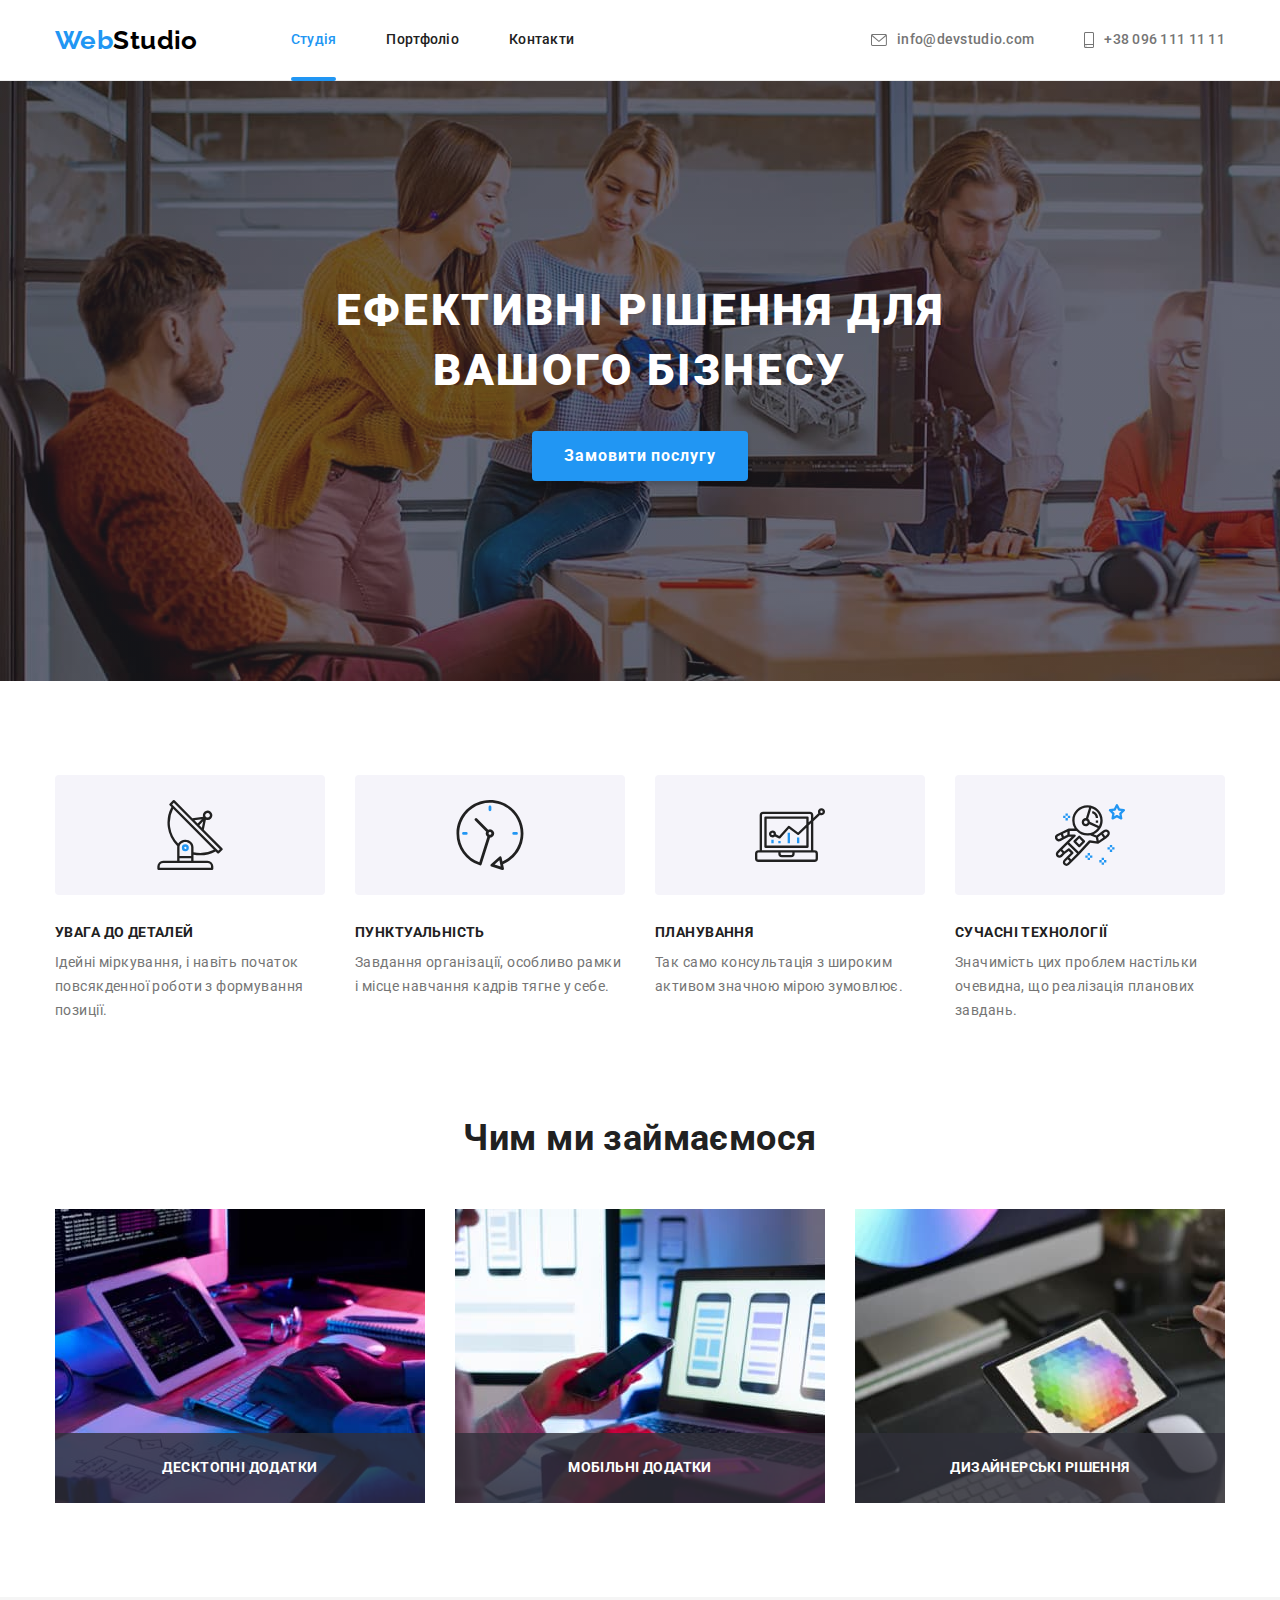
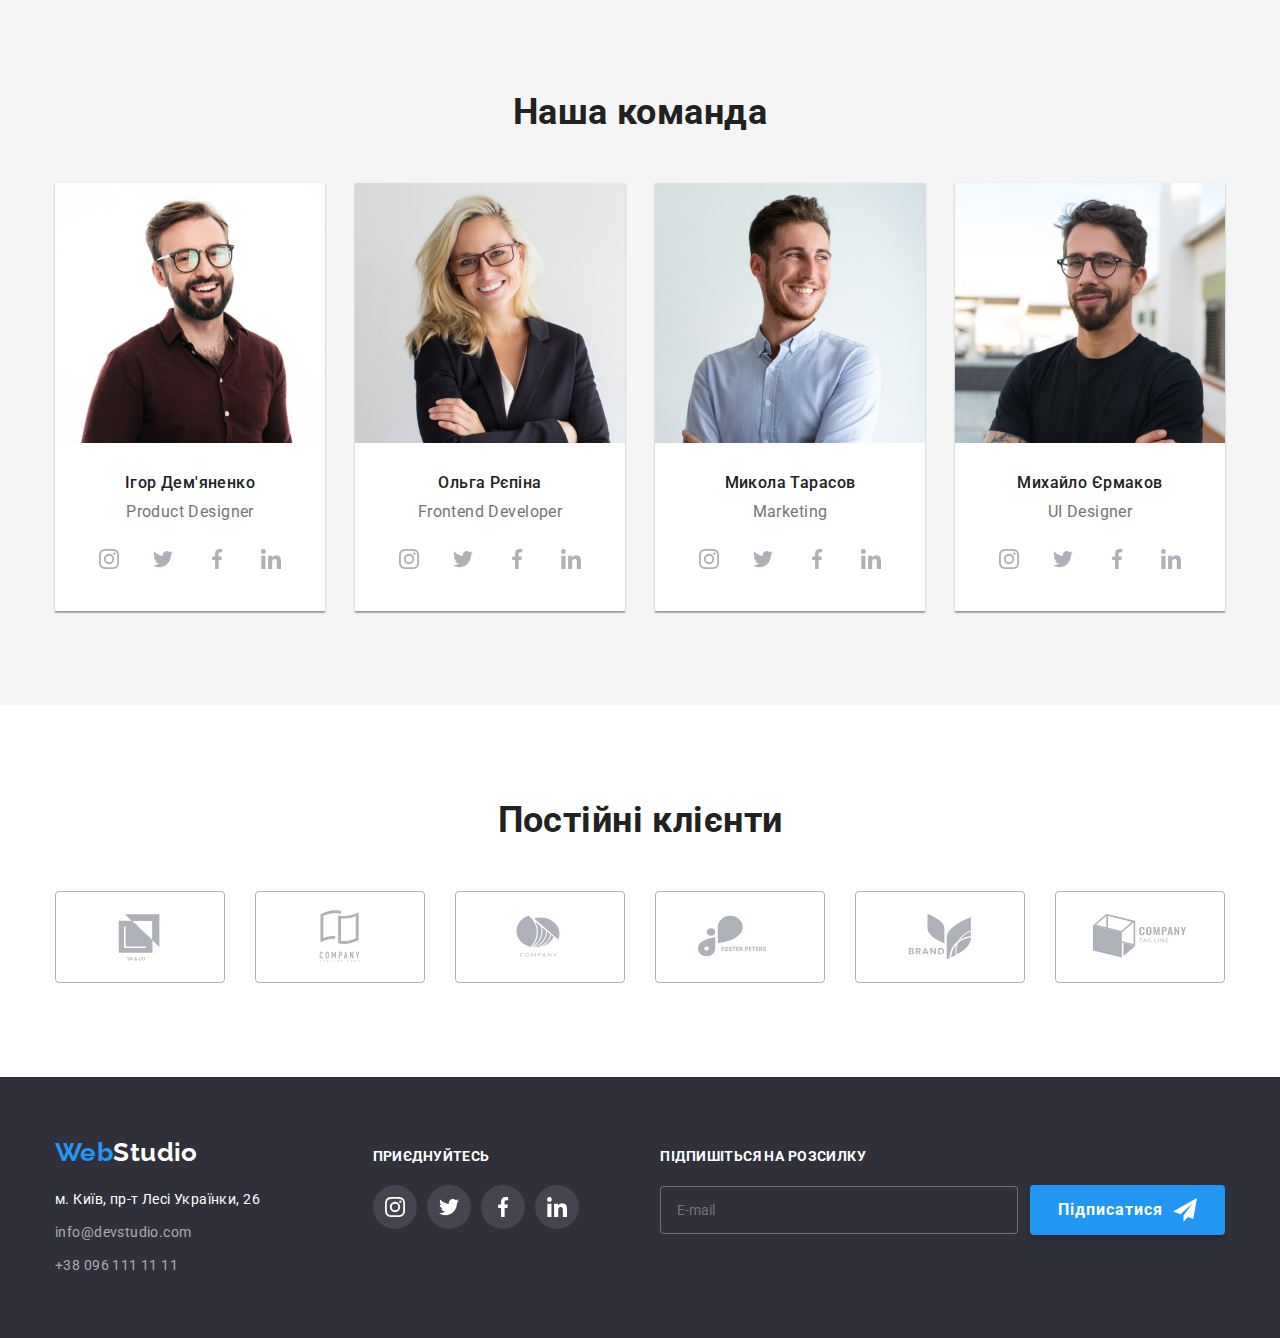
<file: index.html>
<!DOCTYPE html>
<html lang="uk">
  <head>
    <meta charset="UTF-8" />
    <meta http-equiv="X-UA-Compatible" content="IE=edge" />
    <meta name="viewport" content="width=device-width, initial-scale=1.0" />
    <title>Lesson1</title>
    <link rel="preconnect" href="https://fonts.googleapis.com" />
    <link rel="preconnect" href="https://fonts.gstatic.com" crossorigin />
    <link
      href="https://fonts.googleapis.com/css2?family=Raleway:wght@700&family=Roboto:wght@400;500;700;900&display=swap"
      rel="stylesheet"
    />
    <link
      rel="stylesheet"
      href="https://cdnjs.cloudflare.com/ajax/libs/modern-normalize/1.1.0/modern-normalize.min.css"
    />
    <link rel="stylesheet" href="./css/main.min.css" />
  </head>
  <body>
    <header class="header">
      <div class="container header__container">
        <nav class="header__nav">
          <a class="logo" href="/"
            >Web<span class="logo--black">Studio</span></a
          >
          <ul class="header__menu">
            <li class="header__link-wrapper">
              <a href="./index.html" class="header__link header__link--active"
                >Студія</a
              >
            </li>
            <li>
              <a href="./portfolio.html" class="header__link">Портфоліо</a>
            </li>
            <li>
              <a href="" class="header__link">Контакти</a>
            </li>
          </ul>
        </nav>

        <ul class="header__contact">
          <li>
            <a href="mailto:info@devstudio.com" class="header__contact-link">
              <svg class="header__icon" width="16" height="12">
                <use href="./images/icons.svg#icon-envelope"></use>
              </svg>
              info@devstudio.com
            </a>
          </li>
          <li>
            <a href="tel:+380961111111" class="header__contact-link">
              <svg class="header__icon" width="10" height="16">
                <use href="./images/icons.svg#icon-smartphone"></use>
              </svg>
              +38 096 111 11 11</a
            >
          </li>
        </ul>
      </div>
    </header>
    <main>
      <section class="hero section">
        <div class="container">
          <h1 class="hero__title">Ефективні рішення для вашого бізнесу</h1>
          <button data-modal-open type="button" class="button">
            Замовити послугу
          </button>
        </div>
      </section>

      <section class="features section">
        <div class="container">
          <h2 class="visually-hidden">Наші переваги</h2>
          <ul class="features__flex">
            <li>
              <div class="features__img">
                <svg width="70" height="70">
                  <use href="./images/icons.svg#icon-antenna"></use>
                </svg>
              </div>
              <h3 class="features__title">Увага до деталей</h3>
              <p class="features__text">
                Ідейні міркування, і навіть початок повсякденної роботи з
                формування позиції.
              </p>
            </li>
            <li>
              <div class="features__img">
                <svg width="70" height="70">
                  <use href="./images/icons.svg#icon-clock"></use>
                </svg>
              </div>
              <h3 class="features__title">Пунктуальність</h3>
              <p class="features__text">
                Завдання організації, особливо рамки і місце навчання кадрів
                тягне у себе.
              </p>
            </li>
            <li>
              <div class="features__img">
                <svg width="70" height="70">
                  <use href="./images/icons.svg#icon-diagram"></use>
                </svg>
              </div>
              <h3 class="features__title">Планування</h3>
              <p class="features__text">
                Так само консультація з широким активом значною мірою зумовлює.
              </p>
            </li>
            <li>
              <div class="features__img">
                <svg width="70" height="70">
                  <use href="./images/icons.svg#icon-astronaut"></use>
                </svg>
              </div>
              <h3 class="features__title">Сучасні технології</h3>
              <p class="features__text">
                Значимість цих проблем настільки очевидна, що реалізація
                планових завдань.
              </p>
            </li>
          </ul>
        </div>
      </section>

      <section class="services section">
        <div class="container">
          <h2 class="services__title">Чим ми займаємося</h2>
          <ul class="services__flex">
            <li>
              <div class="services__thumb">
                <img
                  class="services__foto"
                  src="./images/desctop.jpg"
                  alt="Десктопні додатки"
                  width="370"
                  height="294"
                />
                <p class="services__text">Десктопні додатки</p>
              </div>
            </li>
            <li>
              <div class="services__thumb">
                <img
                  class="services__foto"
                  src="./images/mobile.jpg"
                  alt="Мобільні додатки"
                  width="370"
                  height="294"
                />
                <p class="services__text">Мобільні додатки</p>
              </div>
            </li>
            <li>
              <div class="services__thumb">
                <img
                  class="services__foto"
                  src="./images/design.jpg"
                  alt="Дизайнерські рішення"
                  width="370"
                  height="294"
                />
                <p class="services__text">Дизайнерські рішення</p>
              </div>
            </li>
          </ul>
        </div>
      </section>

      <section class="team section">
        <div class="container">
          <h2 class="team__title">Наша команда</h2>
          <ul class="card-team">
            <li class="card-team__item">
              <img
                class="card-team__foto"
                src="./images/igor.jpg"
                alt="Фото Ігор Дем'яненко"
                width="270"
                height="260"
              />
              <div class="card-team__wrapper">
                <h3 class="card-team__title">Ігор Дем'яненко</h3>
                <p class="card-team__text">Product Designer</p>
                <ul class="card-team__social-list">
                  <li class="card-team__social-item">
                    <a class="card-team__social-link" href="">
                      <svg
                        class="card-team__social-icon"
                        width="20"
                        height="20"
                      >
                        <use href="./images/icons.svg#icon-instagram"></use>
                      </svg>
                    </a>
                  </li>
                  <li class="card-team__social-item">
                    <a class="card-team__social-link" href="">
                      <svg
                        class="card-team__social-icon"
                        width="20"
                        height="20"
                      >
                        <use href="./images/icons.svg#icon-twitter"></use>
                      </svg>
                    </a>
                  </li>
                  <li class="card-team__social-item">
                    <a class="card-team__social-link" href="">
                      <svg
                        class="card-team__social-icon"
                        width="20"
                        height="20"
                      >
                        <use href="./images/icons.svg#icon-facebook"></use>
                      </svg>
                    </a>
                  </li>
                  <li class="card-team__social-item">
                    <a class="card-team__social-link" href="">
                      <svg
                        class="card-team__social-icon"
                        width="20"
                        height="20"
                      >
                        <use href="./images/icons.svg#icon-linkedin"></use>
                      </svg>
                    </a>
                  </li>
                </ul>
              </div>
            </li>

            <li class="card-team__item">
              <img
                class="card-team__foto"
                src="./images/olga.jpg"
                alt="Фото Ольга Рєпіна"
                width="270"
                height="260"
              />
              <div class="card-team__wrapper">
                <h3 class="card-team__title">Ольга Рєпіна</h3>
                <p class="card-team__text">Frontend Developer</p>
                <ul class="card-team__social-list">
                  <li class="card-team__social-item">
                    <a class="card-team__social-link" href="">
                      <svg
                        class="card-team__social-icon"
                        width="20"
                        height="20"
                      >
                        <use href="./images/icons.svg#icon-instagram"></use>
                      </svg>
                    </a>
                  </li>
                  <li class="card-team__social-item">
                    <a class="card-team__social-link" href="">
                      <svg
                        class="card-team__social-icon"
                        width="20"
                        height="20"
                      >
                        <use href="./images/icons.svg#icon-twitter"></use>
                      </svg>
                    </a>
                  </li>
                  <li class="card-team__social-item">
                    <a class="card-team__social-link" href="">
                      <svg
                        class="card-team__social-icon"
                        width="20"
                        height="20"
                      >
                        <use href="./images/icons.svg#icon-facebook"></use>
                      </svg>
                    </a>
                  </li>
                  <li class="card-team__social-item">
                    <a class="card-team__social-link" href="">
                      <svg
                        class="card-team__social-icon"
                        width="20"
                        height="20"
                      >
                        <use href="./images/icons.svg#icon-linkedin"></use>
                      </svg>
                    </a>
                  </li>
                </ul>
              </div>
            </li>
            <li class="card-team__item">
              <img
                class="card-team__foto"
                src="./images/mykola.jpg"
                alt="Фото Микола Тарасов"
                width="270"
                height="260"
              />
              <div class="card-team__wrapper">
                <h3 class="card-team__title">Микола Тарасов</h3>
                <p class="card-team__text">Marketing</p>
                <ul class="card-team__social-list">
                  <li class="card-team__social-item">
                    <a class="card-team__social-link" href="">
                      <svg
                        class="card-team__social-icon"
                        width="20"
                        height="20"
                      >
                        <use href="./images/icons.svg#icon-instagram"></use>
                      </svg>
                    </a>
                  </li>
                  <li class="card-team__social-item">
                    <a class="card-team__social-link" href="">
                      <svg
                        class="card-team__social-icon"
                        width="20"
                        height="20"
                      >
                        <use href="./images/icons.svg#icon-twitter"></use>
                      </svg>
                    </a>
                  </li>
                  <li class="card-team__social-item">
                    <a class="card-team__social-link" href="">
                      <svg
                        class="card-team__social-icon"
                        width="20"
                        height="20"
                      >
                        <use href="./images/icons.svg#icon-facebook"></use>
                      </svg>
                    </a>
                  </li>
                  <li class="card-team__social-item">
                    <a class="card-team__social-link" href="">
                      <svg
                        class="card-team__social-icon"
                        width="20"
                        height="20"
                      >
                        <use href="./images/icons.svg#icon-linkedin"></use>
                      </svg>
                    </a>
                  </li>
                </ul>
              </div>
            </li>
            <li class="card-team__item">
              <img
                class="card-team__foto"
                src="./images/myhajlo.jpg"
                alt="Фото Михайло Єрмаков"
                width="270"
                height="260"
              />
              <div class="card-team__wrapper">
                <h3 class="card-team__title">Михайло Єрмаков</h3>
                <p class="card-team__text">UI Designer</p>
                <ul class="card-team__social-list">
                  <li class="card-team__social-item">
                    <a class="card-team__social-link" href="">
                      <svg
                        class="card-team__social-icon"
                        width="20"
                        height="20"
                      >
                        <use href="./images/icons.svg#icon-instagram"></use>
                      </svg>
                    </a>
                  </li>
                  <li class="card-team__social-item">
                    <a class="card-team__social-link" href="">
                      <svg
                        class="card-team__social-icon"
                        width="20"
                        height="20"
                      >
                        <use href="./images/icons.svg#icon-twitter"></use>
                      </svg>
                    </a>
                  </li>
                  <li class="card-team__social-item">
                    <a class="card-team__social-link" href="">
                      <svg
                        class="card-team__social-icon"
                        width="20"
                        height="20"
                      >
                        <use href="./images/icons.svg#icon-facebook"></use>
                      </svg>
                    </a>
                  </li>
                  <li class="card-team__social-item">
                    <a class="card-team__social-link" href="">
                      <svg
                        class="card-team__social-icon"
                        width="20"
                        height="20"
                      >
                        <use href="./images/icons.svg#icon-linkedin"></use>
                      </svg>
                    </a>
                  </li>
                </ul>
              </div>
            </li>
          </ul>
        </div>
      </section>
      <section class="clients section">
        <div class="container">
          <h2 class="clients__title">Постійні клієнти</h2>
          <ul class="clients__list">
            <li class="clients__item">
              <a class="clients__link" href="">
                <svg class="clients__icon" width="106" height="60">
                  <use href="./images/icons.svg#icon-logo-yaco"></use>
                </svg>
              </a>
            </li>
            <li class="clients__item">
              <a class="clients__link" href="">
                <svg class="clients__icon" width="106" height="60">
                  <use href="./images/icons.svg#icon-logo-tagline"></use>
                </svg>
              </a>
            </li>
            <li class="clients__item">
              <a class="clients__link" href="">
                <svg class="clients__icon" width="106" height="60">
                  <use href="./images/icons.svg#icon-logo-company"></use>
                </svg>
              </a>
            </li>
            <li class="clients__item">
              <a class="clients__link" href="">
                <svg class="clients__icon" width="106" height="60">
                  <use href="./images/icons.svg#icon-logo-foster"></use>
                </svg>
              </a>
            </li>
            <li class="clients__item">
              <a class="clients__link" href="">
                <svg class="clients__icon" width="106" height="60">
                  <use href="./images/icons.svg#icon-logo-brend"></use>
                </svg>
              </a>
            </li>
            <li class="clients__item">
              <a class="clients__link" href="">
                <svg class="clients__icon" width="106" height="60">
                  <use href="./images/icons.svg#icon-logo-tag"></use>
                </svg>
              </a>
            </li>
          </ul>
        </div>
      </section>
    </main>
    <footer class="footer">
      <div class="container">
        <div class="footer__position">
          <div>
            <a class="logo footer__logo" href="/"
              >Web<span class="logo--white">Studio</span></a
            >
            <address>
              <ul class="footer__address">
                <li class="footer__item">
                  <a
                    class="footer__physikal-address"
                    href="https://goo.gl/maps/CPtrU1FHBa2aNyZL9"
                    target="_blank"
                    rel="noopener noreferrer nofollow"
                    >м. Київ, пр-т Лесі Українки, 26</a
                  >
                </li>
                <li class="footer__item">
                  <a
                    class="footer__physikal-address footer__physikal-address--color"
                    href="mailto:info@devstudio.com"
                    >info@devstudio.com</a
                  >
                </li>
                <li class="footer__item">
                  <a
                    class="footer__physikal-address footer__physikal-address--color"
                    href="tel:+380961111111"
                    >+38 096 111 11 11</a
                  >
                </li>
              </ul>
            </address>
          </div>
          <div>
            <p class="footer__text">Приєднуйтесь</p>
            <ul class="footer__social-list">
              <li class="footer__social-item">
                <a class="footer__social-link" href="">
                  <svg class="footer__social-icon" width="20" height="20">
                    <use href="./images/icons.svg#icon-instagram"></use>
                  </svg>
                </a>
              </li>
              <li class="footer__social-item">
                <a class="footer__social-link" href="">
                  <svg class="footer__social-icon" width="20" height="20">
                    <use href="./images/icons.svg#icon-twitter"></use>
                  </svg>
                </a>
              </li>
              <li class="footer__social-item">
                <a class="footer__social-link" href="">
                  <svg class="footer__social-icon" width="20" height="20">
                    <use href="./images/icons.svg#icon-facebook"></use>
                  </svg>
                </a>
              </li>
              <li class="footer__social-item">
                <a class="footer__social-link" href="">
                  <svg class="footer__social-icon" width="20" height="20">
                    <use href="./images/icons.svg#icon-linkedin"></use>
                  </svg>
                </a>
              </li>
            </ul>
          </div>
          <div>
            <p class="footer__text">Підпишіться на розсилку</p>
            <form class="footer__subscription-form" name="subscription-form">
              <label for="subscription-form"></label>
              <input
                class="footer__input"
                id="subscription-form"
                type="text"
                name="footer-mail"
                placeholder="E-mail"
              />
              <button
                data-modal-open
                type="submit"
                class="button footer__button"
              >
                Підписатися
                <svg class="footer__subscription-icon" width="24" height="24">
                  <use href="./images/icons.svg#icon-icon-send"></use>
                </svg>
              </button>
            </form>
          </div>
        </div>
      </div>
    </footer>

    <div class="backdrop is-hidden" data-modal>
      <div class="modal">
        <button class="modal__close-button" type="button" data-modal-close>
          <svg class="modal__close-icon" width="18" height="18">
            <use href="./images/icons.svg#icon-close-black"></use>
          </svg>
        </button>
        <p class="modal__text">Залиште свої дані, ми вам передзвонимо</p>
        <form class="modal__form" name="contact-form">
          <label class="modal__lable" for="person-name">Ім'я</label>
          <div class="modal__wrapper">
            <input
              class="modal__input"
              id="person-name"
              type="text"
              name="person-name"
            />
            <svg class="modal__icon" width="18" height="18">
              <use href="./images/icons.svg#icon-person-name"></use>
            </svg>
          </div>
          <label class="modal__lable" for="person-phone">Телефон</label>
          <div class="modal__wrapper">
            <input
              class="modal__input"
              id="person-phone"
              type="tel"
              name="person-phone"
            />
            <svg class="modal__icon" width="18" height="18">
              <use href="./images/icons.svg#icon-phone"></use>
            </svg>
          </div>
          <label class="modal__lable" for="person-mail">Пошта</label>
          <div class="modal__wrapper">
            <input
              class="modal__input"
              id="person-mail"
              type="email"
              name="person-mail"
            />
            <svg class="modal__icon" width="18" height="18">
              <use href="./images/icons.svg#icon-email"></use>
            </svg>
          </div>
          <label class="modal__lable" for="person-comment">Коментар</label>
          <textarea
            class="modal__textarea"
            id="person-comment"
            name="person-comment"
            placeholder="Введіть текст"
          ></textarea>

          <div class="modal__wrapper-check">
            <label class="modal__checkbox-label" for="terms-contract"
              >Погоджуюся з розсилкою та приймаю
              <a class="modal__checkbox-link" href="">Умови договору</a>
              <input
                class="modal__checkbox-input"
                id="terms-contract"
                type="checkbox"
                name="terms-contract"
              />
              <svg class="modal__icon-check--active" width="16" height="15">
                <use href="./images/icons.svg#icon-vector"></use>
              </svg>
              <svg class="modal__icon-check" width="16" height="15">
                <use href="./images/icons.svg#icon-chek-vector"></use>
              </svg>
            </label>
          </div>
          <button data-modal-open type="submit" class="button modal__button">
            Відправити
          </button>
        </form>
      </div>
    </div>

    <script src="./js/modal.js"></script>
  </body>
</html>
</file>
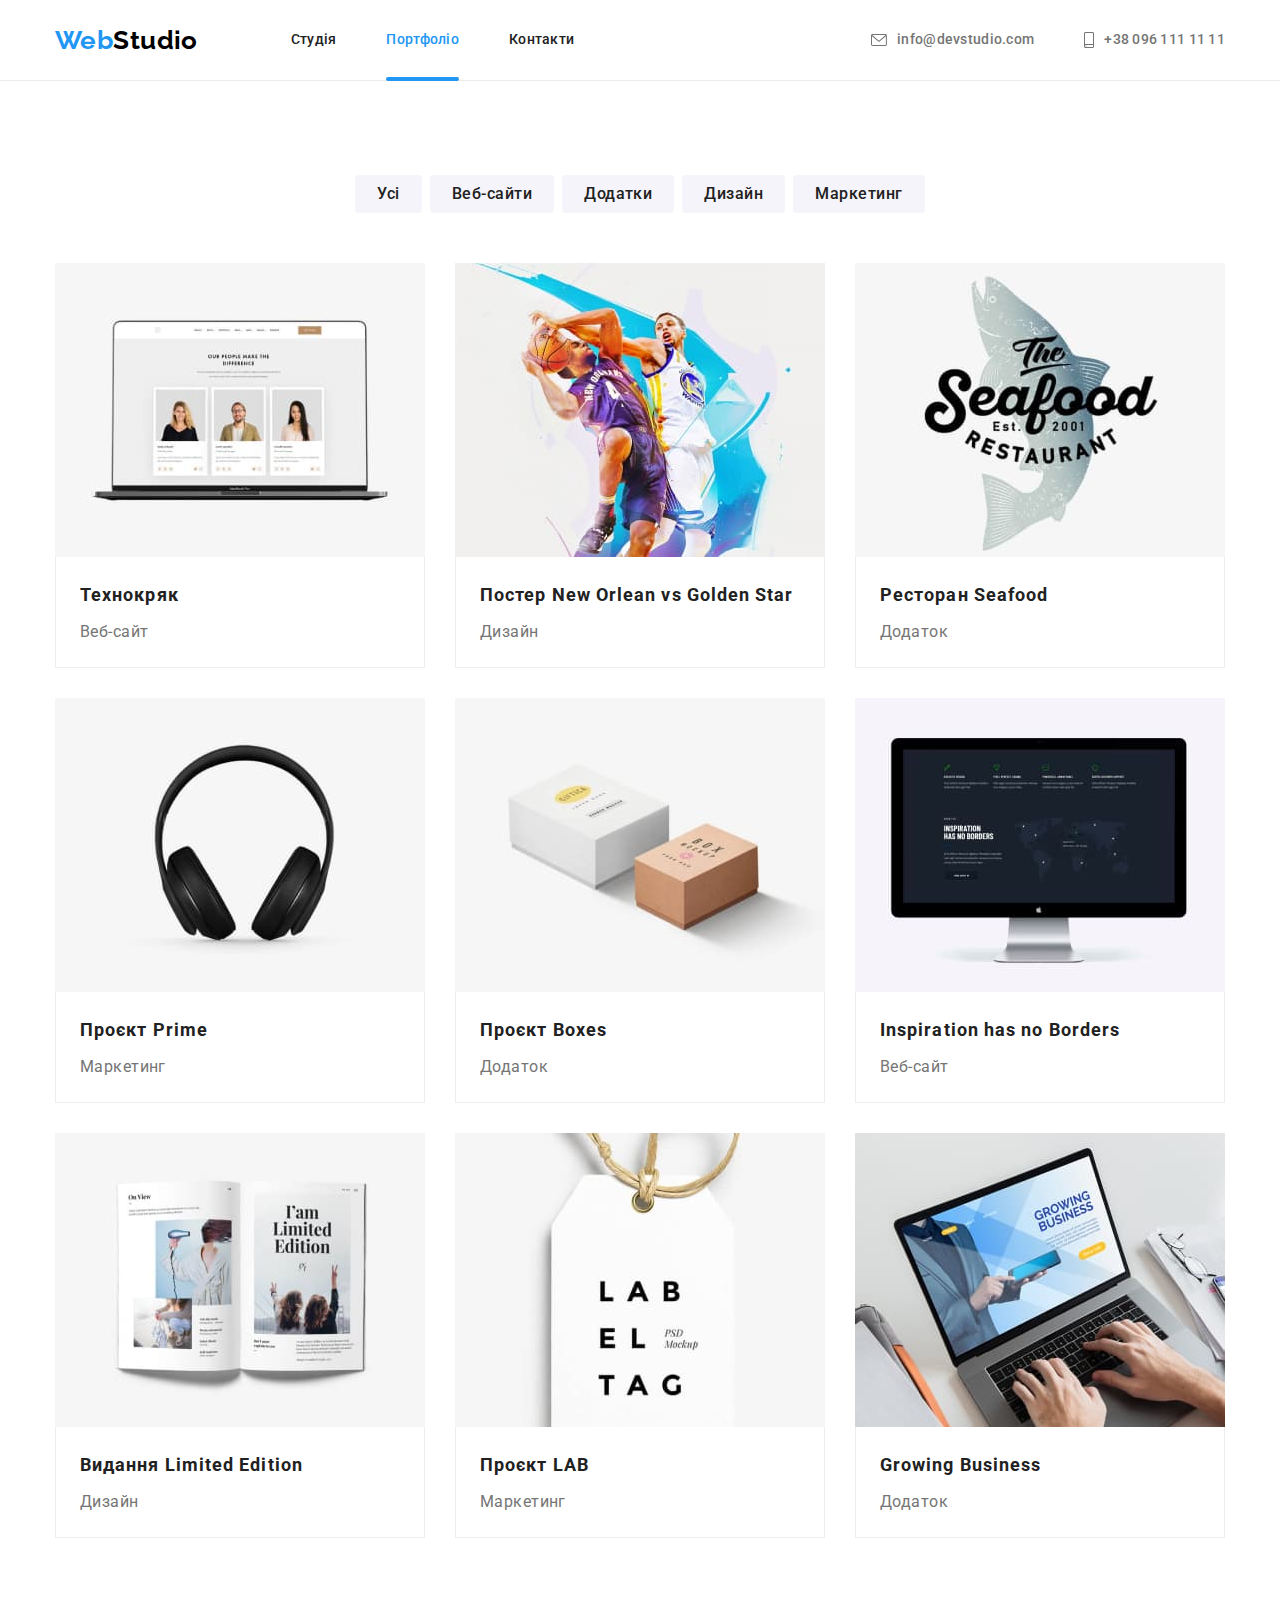
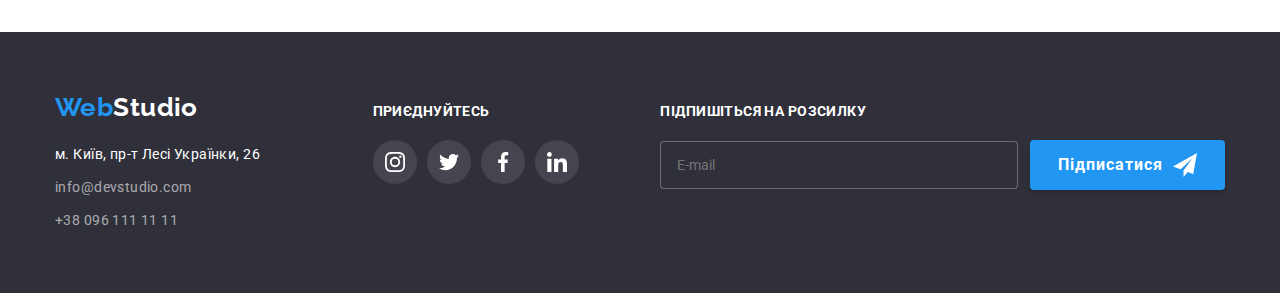
<file: portfolio.html>
<!DOCTYPE html>
<html lang="uk">
  <head>
    <meta charset="UTF-8" />
    <meta http-equiv="X-UA-Compatible" content="IE=edge" />
    <meta name="viewport" content="width=device-width, initial-scale=1.0" />
    <title>Portfolio</title>
    <link rel="preconnect" href="https://fonts.googleapis.com" />
    <link rel="preconnect" href="https://fonts.gstatic.com" crossorigin />
    <link
      href="https://fonts.googleapis.com/css2?family=Raleway:wght@700&family=Roboto:wght@400;500;700;900&display=swap"
      rel="stylesheet"
    />
    <link
      rel="stylesheet"
      href="https://cdnjs.cloudflare.com/ajax/libs/modern-normalize/1.1.0/modern-normalize.min.css"
    />
    <link rel="stylesheet" href="./css/main.min.css" />
  </head>
  <body>
    <header class="header">
      <div class="container header__container">
        <nav class="header__nav">
          <a class="logo" href="/"
            >Web<span class="logo--black">Studio</span></a
          >
          <ul class="header__menu">
            <li>
              <a href="./index.html" class="header__link">Студія</a>
            </li>
            <li class="header__link-wrapper">
              <a
                href="./portfolio.html"
                class="header__link header__link--active"
                >Портфоліо</a
              >
            </li>
            <li>
              <a href="" class="header__link">Контакти</a>
            </li>
          </ul>
        </nav>

        <ul class="header__contact">
          <li>
            <a href="mailto:info@devstudio.com" class="header__contact-link">
              <svg class="header__icon" width="16" height="12">
                <use href="./images/icons.svg#icon-envelope"></use>
              </svg>
              info@devstudio.com
            </a>
          </li>
          <li>
            <a href="tel:+380961111111" class="header__contact-link">
              <svg class="header__icon" width="10" height="16">
                <use href="./images/icons.svg#icon-smartphone"></use>
              </svg>
              +38 096 111 11 11</a
            >
          </li>
        </ul>
      </div>
    </header>
    <main>
      <section class="section">
        <div class="container">
          <h1 class="visually-hidden">Наші роботи</h1>
          <ul class="control">
            <li>
              <button class="control__button" type="button">Усі</button>
            </li>
            <li>
              <button class="control__button" type="button">Веб-сайти</button>
            </li>
            <li>
              <button class="control__button" type="button">Додатки</button>
            </li>
            <li>
              <button class="control__button" type="button">Дизайн</button>
            </li>
            <li>
              <button class="control__button" type="button">Маркетинг</button>
            </li>
          </ul>
          <ul class="portfolio">
            <li>
              <a class="portfolio__link" href="">
                <div class="portfolio__overlay-thumb">
                  <img
                    src="./images/tehnokrjak.jpg"
                    alt="Сторінка сайту Технокряк"
                    width="370"
                    height="294"
                  />
                  <div class="portfolio__overlay">
                    <p class="portfolio__text-overlay">
                      Ресурс пропонує комплексні пропозиції з різним рівнем
                      функціоналу та сервісів. Все це дозволить відвідувачу
                      отримати вичерпні відомості про компанію чи приватну
                      особу.
                    </p>
                  </div>
                </div>
                <div class="portfolio__wrapper">
                  <h2 class="portfolio__title">Технокряк</h2>
                  <p class="portfolio__text">Веб-сайт</p>
                </div>
              </a>
            </li>
            <li>
              <a class="portfolio__link" href="">
                <div class="portfolio__overlay-thumb">
                  <img
                    src="./images/poster.jpg"
                    alt="Баскетболісти з м`ячем"
                    width="370"
                    height="294"
                  />
                  <div class="portfolio__overlay">
                    <p class="portfolio__text-overlay">
                      Ресурс пропонує комплексні пропозиції з різним рівнем
                      функціоналу та сервісів. Все це дозволить відвідувачу
                      отримати вичерпні відомості про компанію чи приватну
                      особу.
                    </p>
                  </div>
                </div>
                <div class="portfolio__wrapper">
                  <h2 class="portfolio__title">
                    Постер New Orlean vs Golden Star
                  </h2>
                  <p class="portfolio__text">Дизайн</p>
                </div></a
              >
            </li>
            <li>
              <a class="portfolio__link" href="">
                <div class="portfolio__overlay-thumb">
                  <img
                    src="./images/restoran.jpg"
                    alt="Логотип ресторану"
                    width="370"
                    height="294"
                  />
                  <div class="portfolio__overlay">
                    <p class="portfolio__text-overlay">
                      Ресурс пропонує комплексні пропозиції з різним рівнем
                      функціоналу та сервісів. Все це дозволить відвідувачу
                      отримати вичерпні відомості про компанію чи приватну
                      особу.
                    </p>
                  </div>
                </div>
                <div class="portfolio__wrapper">
                  <h2 class="portfolio__title">Ресторан Seafood</h2>
                  <p class="portfolio__text">Додаток</p>
                </div></a
              >
            </li>
            <li>
              <a class="portfolio__link" href=""
                ><div class="portfolio__overlay-thumb">
                  <img
                    src="./images/prime.jpg"
                    alt="Навушники"
                    width="370"
                    height="294"
                  />
                  <div class="portfolio__overlay">
                    <p class="portfolio__text-overlay">
                      Ресурс пропонує комплексні пропозиції з різним рівнем
                      функціоналу та сервісів. Все це дозволить відвідувачу
                      отримати вичерпні відомості про компанію чи приватну
                      особу.
                    </p>
                  </div>
                </div>
                <div class="portfolio__wrapper">
                  <h2 class="portfolio__title">Проєкт Prime</h2>
                  <p class="portfolio__text">Маркетинг</p>
                </div></a
              >
            </li>
            <li>
              <a class="portfolio__link" href="">
                <div class="portfolio__overlay-thumb">
                  <img
                    src="./images/boxes.jpg"
                    alt="Два бокси"
                    width="370"
                    height="294"
                  />
                  <div class="portfolio__overlay">
                    <p class="portfolio__text-overlay">
                      Ресурс пропонує комплексні пропозиції з різним рівнем
                      функціоналу та сервісів. Все це дозволить відвідувачу
                      отримати вичерпні відомості про компанію чи приватну
                      особу.
                    </p>
                  </div>
                </div>
                <div class="portfolio__wrapper">
                  <h2 class="portfolio__title">Проєкт Boxes</h2>
                  <p class="portfolio__text">Додаток</p>
                </div></a
              >
            </li>
            <li>
              <a class="portfolio__link" href="">
                <div class="portfolio__overlay-thumb">
                  <img
                    src="./images/inspiration.jpg"
                    alt="Монітор з сайтом"
                    width="370"
                    height="294"
                  />
                  <div class="portfolio__overlay">
                    <p class="portfolio__text-overlay">
                      Ресурс пропонує комплексні пропозиції з різним рівнем
                      функціоналу та сервісів. Все це дозволить відвідувачу
                      отримати вичерпні відомості про компанію чи приватну
                      особу.
                    </p>
                  </div>
                </div>
                <div class="portfolio__wrapper">
                  <h2 class="portfolio__title">Inspiration has no Borders</h2>
                  <p class="portfolio__text">Веб-сайт</p>
                </div>
              </a>
            </li>
            <li>
              <a class="portfolio__link" href="">
                <div class="portfolio__overlay-thumb">
                  <img
                    src="./images/limited-edition.jpg"
                    alt="Журнал Limited Edition"
                    width="370"
                    height="294"
                  />
                  <div class="portfolio__overlay">
                    <p class="portfolio__text-overlay">
                      Ресурс пропонує комплексні пропозиції з різним рівнем
                      функціоналу та сервісів. Все це дозволить відвідувачу
                      отримати вичерпні відомості про компанію чи приватну
                      особу.
                    </p>
                  </div>
                </div>
                <div class="portfolio__wrapper">
                  <h2 class="portfolio__title">Видання Limited Edition</h2>
                  <p class="portfolio__text">Дизайн</p>
                </div></a
              >
            </li>
            <li>
              <a class="portfolio__link" href="">
                <div class="portfolio__overlay-thumb">
                  <img
                    src="./images/lab.jpg"
                    alt="Бирка"
                    width="370"
                    height="294"
                  />
                  <div class="portfolio__overlay">
                    <p class="portfolio__text-overlay">
                      Ресурс пропонує комплексні пропозиції з різним рівнем
                      функціоналу та сервісів. Все це дозволить відвідувачу
                      отримати вичерпні відомості про компанію чи приватну
                      особу.
                    </p>
                  </div>
                </div>
                <div class="portfolio__wrapper">
                  <h2 class="portfolio__title">Проєкт LAB</h2>
                  <p class="portfolio__text">Маркетинг</p>
                </div></a
              >
            </li>
            <li>
              <a class="portfolio__link" href="">
                <div class="portfolio__overlay-thumb">
                  <img
                    src="./images/growing-business.jpg"
                    alt="Додаток на ноутбуці"
                    width="370"
                    height="294"
                  />
                  <div class="portfolio__overlay">
                    <p class="portfolio__text-overlay">
                      Ресурс пропонує комплексні пропозиції з різним рівнем
                      функціоналу та сервісів. Все це дозволить відвідувачу
                      отримати вичерпні відомості про компанію чи приватну
                      особу.
                    </p>
                  </div>
                </div>
                <div class="portfolio__wrapper">
                  <h2 class="portfolio__title">Growing Business</h2>
                  <p class="portfolio__text">Додаток</p>
                </div></a
              >
            </li>
          </ul>
        </div>
      </section>
    </main>
    <footer class="footer">
      <div class="container">
        <div class="footer__position">
          <div>
            <a class="logo footer__logo" href="/"
              >Web<span class="logo--white">Studio</span></a
            >
            <address>
              <ul class="footer__address">
                <li class="footer__item">
                  <a
                    class="footer__physikal-address"
                    href="https://goo.gl/maps/CPtrU1FHBa2aNyZL9"
                    target="_blank"
                    rel="noopener noreferrer nofollow"
                    >м. Київ, пр-т Лесі Українки, 26</a
                  >
                </li>
                <li class="footer__item">
                  <a
                    class="footer__physikal-address footer__physikal-address--color"
                    href="mailto:info@devstudio.com"
                    >info@devstudio.com</a
                  >
                </li>
                <li class="footer__item">
                  <a
                    class="footer__physikal-address footer__physikal-address--color"
                    href="tel:+380961111111"
                    >+38 096 111 11 11</a
                  >
                </li>
              </ul>
            </address>
          </div>
          <div>
            <p class="footer__text">Приєднуйтесь</p>
            <ul class="footer__social-list">
              <li class="footer__social-item">
                <a class="footer__social-link" href="">
                  <svg class="footer__social-icon" width="20" height="20">
                    <use href="./images/icons.svg#icon-instagram"></use>
                  </svg>
                </a>
              </li>
              <li class="footer__social-item">
                <a class="footer__social-link" href="">
                  <svg class="footer__social-icon" width="20" height="20">
                    <use href="./images/icons.svg#icon-twitter"></use>
                  </svg>
                </a>
              </li>
              <li class="footer__social-item">
                <a class="footer__social-link" href="">
                  <svg class="footer__social-icon" width="20" height="20">
                    <use href="./images/icons.svg#icon-facebook"></use>
                  </svg>
                </a>
              </li>
              <li class="footer__social-item">
                <a class="footer__social-link" href="">
                  <svg class="footer__social-icon" width="20" height="20">
                    <use href="./images/icons.svg#icon-linkedin"></use>
                  </svg>
                </a>
              </li>
            </ul>
          </div>
          <div>
            <p class="footer__text">Підпишіться на розсилку</p>
            <form class="footer__subscription-form" name="subscription-form">
              <label for="subscription-form"></label>
              <input
                class="footer__input"
                id="subscription-form"
                type="text"
                name="footer-mail"
                placeholder="E-mail"
              />
              <button
                data-modal-open
                type="submit"
                class="button footer__button"
              >
                Підписатися
                <svg class="footer__subscription-icon" width="24" height="24">
                  <use href="./images/icons.svg#icon-icon-send"></use>
                </svg>
              </button>
            </form>
          </div>
        </div>
      </div>
    </footer>
  </body>
</html>
</file>
<file: css/main.min.css>
body{color:var(--primary-text-color);font-family:"Roboto","Raleway",sans-serif;font-size:14px;font-weight:400;letter-spacing:.03em;background-color:var(--wite-color)}ul{list-style-type:none}.h1,h2,h3,h4,h5,h6,p,ul{padding:0;margin:0}.container{width:1200px;margin:0 auto;padding:0 15px;-webkit-box-sizing:border-box;box-sizing:border-box}img{display:block;max-width:100%;height:auto}.visually-hidden{position:absolute;white-space:nowrap;width:1px;height:1px;overflow:hidden;border:0;padding:0;clip:rect(0 0 0 0);-webkit-clip-path:inset(50%);clip-path:inset(50%);margin:-1px}.is-hidden{opacity:0;visibility:hidden;pointer-events:none}.section{padding-top:94px;padding-bottom:94px}:root{--primary-text-color: #212121;--secondary-color: #757575;--accent-color: #2196F3;--wite-color: #FFFFFF;--logo-svg-color: #000000;--background-color: #F5F5F5;--background-secondary-color: #2F303A;--background-auxiliary-color: #F5F4FA;--background-button-hover: #188CE8;--background-social-color: rgba(255, 255, 255, 0.1);--background-services: rgba(47, 48, 58, 0.8);--background-modal: rgba(0, 0, 0, 0.2);--border-color: #EEEEEE;--color-address: rgba(255, 255, 255, 0.6);--color-social-icon: #AFB1B8;--color-border: rgba(236, 236, 236, 1);--border-input: rgba(33, 33, 33, 0.2);--border-input-footer: rgba(255, 255, 255, 0.3)}.logo{color:var(--accent-color);font-family:"Raleway";font-weight:700;font-size:26px;line-height:1.19;text-decoration:none;margin-right:93px}.logo--black{color:var(--logo-svg-color)}.logo--white{color:var(--wite-color)}.footer__logo{display:block;margin-bottom:20px}.header{border-bottom:1px solid var(--color-border)}.header__container{display:-webkit-box;display:-ms-flexbox;display:flex;-webkit-box-pack:justify;-ms-flex-pack:justify;justify-content:space-between;-webkit-box-align:center;-ms-flex-align:center;align-items:center}.header__nav{display:-webkit-box;display:-ms-flexbox;display:flex;-webkit-box-align:center;-ms-flex-align:center;align-items:center}.header__menu{display:-webkit-box;display:-ms-flexbox;display:flex;-webkit-box-align:center;-ms-flex-align:center;align-items:center;gap:50px}.header__link-wrapper{position:relative}.header__link{display:block;padding-top:32px;padding-bottom:32px;color:var(--primary-text-color);-webkit-transition-property:color;transition-property:color;-webkit-transition-duration:250ms;transition-duration:250ms;-webkit-transition-timing-function:cubic-bezier(0.4, 0, 0.2, 1);transition-timing-function:cubic-bezier(0.4, 0, 0.2, 1);font-size:14px;font-weight:500;line-height:1.14;letter-spacing:.02em;text-decoration:none}.header__link:hover,.header__link:focus{color:var(--accent-color)}.header__link--active{color:var(--accent-color)}.header__link--active::after{position:absolute;bottom:-1px;display:block;width:100%;height:4px;background-color:currentColor;border-radius:2px;content:""}.header__contact{display:-webkit-box;display:-ms-flexbox;display:flex;gap:50px}.header__contact-link{display:-webkit-box;display:-ms-flexbox;display:flex;-webkit-box-align:center;-ms-flex-align:center;align-items:center;gap:10px;padding:32px 0;color:var(--secondary-color);-webkit-transition-property:color;transition-property:color;-webkit-transition-duration:250ms;transition-duration:250ms;-webkit-transition-timing-function:cubic-bezier(0.4, 0, 0.2, 1);transition-timing-function:cubic-bezier(0.4, 0, 0.2, 1);font-weight:500;line-height:1.14;letter-spacing:.02em;text-decoration:none}.header__contact-link:hover,.header__contact-link:focus{color:var(--accent-color)}.header__icon{fill:var(--secondary-color);-webkit-transition-property:fill;transition-property:fill;-webkit-transition-duration:250ms;transition-duration:250ms;-webkit-transition-timing-function:cubic-bezier(0.4, 0, 0.2, 1);transition-timing-function:cubic-bezier(0.4, 0, 0.2, 1)}.header__contact-link:hover .header__icon,.header__contact-link:focus .header__icon{fill:var(--accent-color)}.hero__title{max-width:696px;margin:0 auto;margin-bottom:30px;color:var(--wite-color);font-weight:900;font-size:44px;line-height:1.36;text-align:center;letter-spacing:.06em;text-transform:uppercase}.hero.section{max-width:1600px;height:600px;margin-left:auto;margin-right:auto;background-image:-webkit-gradient(linear, left top, left bottom, from(rgba(47, 48, 58, 0.4)), to(rgba(47, 48, 58, 0.4))),url(../images/fon-Img.jpg);background-image:linear-gradient(rgba(47, 48, 58, 0.4), rgba(47, 48, 58, 0.4)),url(../images/fon-Img.jpg);background-color:var(--background-secondary-color);padding-top:200px;padding-bottom:200px}.button{margin:0 auto;color:var(--wite-color);padding:10px 32px;font-family:inherit;font-weight:700;font-size:16px;line-height:1.88;display:-webkit-box;display:-ms-flexbox;display:flex;-webkit-box-align:center;-ms-flex-align:center;align-items:center;text-align:center;letter-spacing:.06em;background-color:var(--accent-color);-webkit-transition-property:background-color;transition-property:background-color;-webkit-transition-duration:250ms;transition-duration:250ms;-webkit-transition-timing-function:cubic-bezier(0.4, 0, 0.2, 1);transition-timing-function:cubic-bezier(0.4, 0, 0.2, 1);border-radius:4px;-webkit-box-shadow:0px 4px 4px rgba(0,0,0,.15);box-shadow:0px 4px 4px rgba(0,0,0,.15);border:none;cursor:pointer}.button:focus,.button:hover{background-color:var(--background-button-hover)}.footer__button{gap:10px;padding:10px 28px}.modal__button{padding:10px 52px}.features{background:var(--wite-color)}.features__flex{display:-webkit-box;display:-ms-flexbox;display:flex;gap:30px}.features__img{display:-webkit-box;display:-ms-flexbox;display:flex;-webkit-box-align:center;-ms-flex-align:center;align-items:center;-webkit-box-pack:center;-ms-flex-pack:center;justify-content:center;margin-bottom:30px;width:270px;height:120px;background:var(--background-auxiliary-color);border-radius:4px}.features__title{font-weight:700;font-size:14px;line-height:1.14;text-transform:uppercase;margin-bottom:10px}.features__text{color:var(--secondary-color);line-height:1.71}.services{background:var(--wite-color);padding-top:0}.services__title{font-weight:700;font-size:36px;line-height:1.17;text-align:center;margin-bottom:50px}.services__flex{display:-webkit-box;display:-ms-flexbox;display:flex;gap:30px}.services__text{position:absolute;bottom:0;right:0;left:0;display:-webkit-box;display:-ms-flexbox;display:flex;-webkit-box-align:center;-ms-flex-align:center;align-items:center;-webkit-box-pack:center;-ms-flex-pack:center;justify-content:center;width:370px;height:70px;background:var(--background-services);font-weight:700;line-height:1.14;color:var(--wite-color);text-transform:uppercase}.services__thumb{position:relative}.team{background:var(--background-color)}.team__title{font-weight:700;font-size:36px;line-height:1.17;text-align:center;margin-bottom:50px}.card-team{display:-webkit-box;display:-ms-flexbox;display:flex;gap:30px}.card-team__item{background:var(--wite-color);-webkit-box-shadow:0px 1px 3px rgba(0,0,0,.12),0px 1px 1px rgba(0,0,0,.14),0px 2px 1px rgba(0,0,0,.2);box-shadow:0px 1px 3px rgba(0,0,0,.12),0px 1px 1px rgba(0,0,0,.14),0px 2px 1px rgba(0,0,0,.2)}.card-team__title{font-weight:500;font-size:16px;line-height:1.19;margin-bottom:10px;text-align:center}.card-team__text{margin-bottom:16px;color:var(--secondary-color);font-size:16px;line-height:1.19;text-align:center}.card-team__wrapper{padding-top:30px;padding-bottom:30px}.card-team__social-list{display:-webkit-box;display:-ms-flexbox;display:flex;-webkit-box-pack:center;-ms-flex-pack:center;justify-content:center;gap:10px}.card-team__social-item{width:44px;height:44px;background-color:var(--wite-color)}.card-team__social-link{display:-webkit-box;display:-ms-flexbox;display:flex;-webkit-box-align:center;-ms-flex-align:center;align-items:center;-webkit-box-pack:center;-ms-flex-pack:center;justify-content:center;border-radius:50%;fill:currentColor;width:100%;height:100%;-webkit-transition-property:background-color;transition-property:background-color;-webkit-transition-duration:250ms;transition-duration:250ms;-webkit-transition-timing-function:cubic-bezier(0.4, 0, 0.2, 1);transition-timing-function:cubic-bezier(0.4, 0, 0.2, 1)}.card-team__social-link:hover,.card-team__social-link:focus{background-color:var(--accent-color)}.card-team__social-icon{fill:var(--color-social-icon);-webkit-transition-property:fill;transition-property:fill;-webkit-transition-duration:250ms;transition-duration:250ms;-webkit-transition-timing-function:cubic-bezier(0.4, 0, 0.2, 1);transition-timing-function:cubic-bezier(0.4, 0, 0.2, 1)}.card-team__social-link:hover .card-team__social-icon,.card-team__social-link:focus .card-team__social-icon{fill:var(--wite-color)}.clients__title{margin-bottom:50px;font-weight:700;font-size:36px;line-height:42px;text-align:center}.clients__list{display:-webkit-box;display:-ms-flexbox;display:flex;-webkit-box-align:center;-ms-flex-align:center;align-items:center;-webkit-box-pack:center;-ms-flex-pack:center;justify-content:center;gap:30px}.clients__item{width:170px;height:92px}.clients__link{display:-webkit-box;display:-ms-flexbox;display:flex;-webkit-box-align:center;-ms-flex-align:center;align-items:center;-webkit-box-pack:center;-ms-flex-pack:center;justify-content:center;border:1px solid var(--color-social-icon);-webkit-transition-property:border-color;transition-property:border-color;-webkit-transition-duration:250ms;transition-duration:250ms;-webkit-transition-timing-function:cubic-bezier(0.4, 0, 0.2, 1);transition-timing-function:cubic-bezier(0.4, 0, 0.2, 1);border-radius:4px;width:100%;height:100%}.clients__link:hover,.clients__link:focus{border-color:var(--accent-color)}.clients__icon{fill:var(--color-social-icon);-webkit-transition-property:fill;transition-property:fill;-webkit-transition-duration:250ms;transition-duration:250ms;-webkit-transition-timing-function:cubic-bezier(0.4, 0, 0.2, 1);transition-timing-function:cubic-bezier(0.4, 0, 0.2, 1)}.clients__link:hover .clients__icon,.clients__link:focus .clients__icon{fill:var(--accent-color)}.footer{background:var(--background-secondary-color);padding-top:60px;padding-bottom:60px}.footer__physikal-address{display:block;color:var(--wite-color);font-style:normal;line-height:1.71;text-decoration:none;-webkit-transition-property:color;transition-property:color;-webkit-transition-duration:250ms;transition-duration:250ms;-webkit-transition-timing-function:cubic-bezier(0.4, 0, 0.2, 1);transition-timing-function:cubic-bezier(0.4, 0, 0.2, 1)}.footer__physikal-address:hover,.footer__physikal-address:focus{color:var(--accent-color)}.footer__item{margin-bottom:9px}.footer__item:last-child{margin-bottom:0}.footer__physikal-address--color{color:var(--color-address)}.footer__text{color:var(--wite-color);font-weight:700;line-height:1.14;text-transform:uppercase;margin-bottom:20px}.footer__position{display:-webkit-box;display:-ms-flexbox;display:flex;-webkit-box-align:baseline;-ms-flex-align:baseline;align-items:baseline;-webkit-box-pack:justify;-ms-flex-pack:justify;justify-content:space-between}.footer__social-list{display:-webkit-box;display:-ms-flexbox;display:flex;gap:10px}.footer__social-item{width:44px;height:44px}.footer__social-link{display:-webkit-box;display:-ms-flexbox;display:flex;-webkit-box-align:center;-ms-flex-align:center;align-items:center;-webkit-box-pack:center;-ms-flex-pack:center;justify-content:center;border-radius:50%;fill:currentColor;background-color:var(--background-social-color);width:100%;height:100%;-webkit-transition-property:background-color;transition-property:background-color;-webkit-transition-duration:250ms;transition-duration:250ms;-webkit-transition-timing-function:cubic-bezier(0.4, 0, 0.2, 1);transition-timing-function:cubic-bezier(0.4, 0, 0.2, 1)}.footer__social-link:hover,.footer__social-link:focus{background-color:var(--accent-color)}.footer__social-icon{fill:var(--wite-color)}.footer__subscription-form{display:-webkit-box;display:-ms-flexbox;display:flex;-webkit-box-align:center;-ms-flex-align:center;align-items:center;-webkit-box-pack:center;-ms-flex-pack:center;justify-content:center}.footer__input{width:358px;padding:15px 295px 15px 16px;margin-right:12px;border:1px solid var(--border-input-footer);border-radius:4px;outline:none;background-color:var(--background-secondary-color);color:var(--wite-color);-webkit-transition-property:border-color;transition-property:border-color;-webkit-transition-duration:250ms;transition-duration:250ms;-webkit-transition-timing-function:cubic-bezier(0.4, 0, 0.2, 1);transition-timing-function:cubic-bezier(0.4, 0, 0.2, 1)}.footer__input:focus{border-color:var(--accent-color)}.footer__subscription-icon{fill:var(--wite-color)}.control{display:-webkit-box;display:-ms-flexbox;display:flex;-webkit-box-pack:center;-ms-flex-pack:center;justify-content:center;gap:8px;margin-bottom:50px}.control__button{padding:6px 22px;color:var(--primary-text-color);font-family:inherit;font-weight:500;font-size:16px;line-height:1.63;letter-spacing:.03em;background:var(--background-auxiliary-color);border-radius:4px;border:none;cursor:pointer;-webkit-transition-property:color,background-color,-webkit-box-shadow;transition-property:color,background-color,-webkit-box-shadow;transition-property:color,background-color,box-shadow;transition-property:color,background-color,box-shadow,-webkit-box-shadow;-webkit-transition-duration:250ms;transition-duration:250ms;-webkit-transition-timing-function:cubic-bezier(0.4, 0, 0.2, 1);transition-timing-function:cubic-bezier(0.4, 0, 0.2, 1)}.control__button:hover,.control__button:focus{color:var(--wite-color);background-color:var(--accent-color);-webkit-box-shadow:0px 3px 1px rgba(0,0,0,.1),0px 1px 2px rgba(0,0,0,.08),0px 2px 2px rgba(0,0,0,.12);box-shadow:0px 3px 1px rgba(0,0,0,.1),0px 1px 2px rgba(0,0,0,.08),0px 2px 2px rgba(0,0,0,.12)}.portfolio{display:-webkit-box;display:-ms-flexbox;display:flex;-ms-flex-wrap:wrap;flex-wrap:wrap;gap:30px}.portfolio__link{display:block;text-decoration:none;-webkit-transition-property:-webkit-box-shadow;transition-property:-webkit-box-shadow;transition-property:box-shadow;transition-property:box-shadow, -webkit-box-shadow;-webkit-transition-duration:250ms;transition-duration:250ms;-webkit-transition-timing-function:cubic-bezier(0.4, 0, 0.2, 1);transition-timing-function:cubic-bezier(0.4, 0, 0.2, 1)}.portfolio__link:hover,.portfolio__link:focus{-webkit-box-shadow:0px 1px 1px rgba(0,0,0,.12),0px 4px 4px rgba(0,0,0,.06),1px 4px 6px rgba(0,0,0,.16);box-shadow:0px 1px 1px rgba(0,0,0,.12),0px 4px 4px rgba(0,0,0,.06),1px 4px 6px rgba(0,0,0,.16)}.portfolio__overlay-thumb{position:relative;overflow:hidden}.portfolio__overlay{position:absolute;top:0;padding:63px 24px;background:rgba(33,150,243,.9);-webkit-transform:translateY(100%);transform:translateY(100%);-webkit-transition-property:-webkit-transform;transition-property:-webkit-transform;transition-property:transform;transition-property:transform, -webkit-transform;-webkit-transition-duration:250ms;transition-duration:250ms;-webkit-transition-timing-function:cubic-bezier(0.4, 0, 0.2, 1);transition-timing-function:cubic-bezier(0.4, 0, 0.2, 1)}.portfolio__link:hover .portfolio__overlay,.portfolio__link:focus .portfolio__overlay{-webkit-transform:translateY(0);transform:translateY(0)}.portfolio__text-overlay{font-size:18px;line-height:1.56;color:var(--wite-color)}.portfolio__title{margin-bottom:4px;font-family:"Roboto";color:var(--primary-text-color);font-weight:700;font-size:18px;line-height:2;letter-spacing:.06em}.portfolio__text{color:var(--secondary-color);font-size:16px;line-height:1.88}.portfolio__wrapper{padding:20px 24px;-webkit-box-sizing:border-box;box-sizing:border-box;border:1px solid var(--border-color);border-top:none}.backdrop{position:fixed;top:0;left:0;width:100%;height:100%;background-color:var(--background-modal);-webkit-transition:opacity 250ms cubic-bezier(0.4, 0, 0.2, 1),visibility 250ms cubic-bezier(0.4, 0, 0.2, 1);transition:opacity 250ms cubic-bezier(0.4, 0, 0.2, 1),visibility 250ms cubic-bezier(0.4, 0, 0.2, 1)}.modal{position:absolute;top:50%;left:50%;-webkit-transform:translate(-50%, -50%);transform:translate(-50%, -50%);width:528px;height:581px;padding:40px;background-color:var(--wite-color)}.modal__close-button{display:-webkit-box;display:-ms-flexbox;display:flex;-webkit-box-align:center;-ms-flex-align:center;align-items:center;-webkit-box-pack:center;-ms-flex-pack:center;justify-content:center;position:absolute;top:8px;right:8px;width:30px;height:30px;cursor:pointer;border-radius:50%;background:var(--wite-color);border:1px solid rgba(0,0,0,.1)}.modal__close-button:focus,.modal__close-button:hover{fill:var(--accent-color)}.modal__text{font-weight:700;font-size:20px;line-height:1.15;text-align:center;margin-bottom:12px}.modal__lable{display:block;font-size:12px;line-height:1.17;letter-spacing:.01em;color:var(--secondary-color);margin-bottom:4px}.modal__wrapper{position:relative;margin-bottom:10px}.modal__input{width:100%;padding:11px 12px 11px 32px;border:1px solid var(--border-input);border-radius:4px;outline:none;-webkit-transition-property:border-color;transition-property:border-color;-webkit-transition-duration:250ms;transition-duration:250ms;-webkit-transition-timing-function:cubic-bezier(0.4, 0, 0.2, 1);transition-timing-function:cubic-bezier(0.4, 0, 0.2, 1)}.modal__input:focus{border-color:var(--accent-color)}.modal__icon{position:absolute;fill:var(--primary-text-color);left:12px;top:50%;-webkit-transform:translateY(-50%);transform:translateY(-50%);-webkit-transition-property:fill;transition-property:fill;-webkit-transition-duration:250ms;transition-duration:250ms;-webkit-transition-timing-function:cubic-bezier(0.4, 0, 0.2, 1);transition-timing-function:cubic-bezier(0.4, 0, 0.2, 1)}.modal__input:focus+.modal__icon,.modal__input:hover+.modal__icon{fill:var(--accent-color)}.modal__textarea{display:block;width:100%;height:120px;padding:12px 16px;margin-bottom:20px;resize:none;border:1px solid var(--border-input);outline:none;-webkit-transition-property:border-color;transition-property:border-color;-webkit-transition-duration:250ms;transition-duration:250ms;-webkit-transition-timing-function:cubic-bezier(0.4, 0, 0.2, 1);transition-timing-function:cubic-bezier(0.4, 0, 0.2, 1)}.modal__textarea:focus{border-color:var(--accent-color)}.modal__wrapper-check{display:-webkit-box;display:-ms-flexbox;display:flex;-webkit-box-align:center;-ms-flex-align:center;align-items:center;-webkit-box-pack:center;-ms-flex-pack:center;justify-content:center;margin-bottom:30px}.modal__checkbox-label{position:relative;color:var(--secondary-color);line-height:1.71;padding-left:25px}.modal__checkbox-link{color:var(--accent-color)}.modal__checkbox-input{position:absolute;left:0;top:50%;-webkit-transform:translateY(-50%);transform:translateY(-50%);-webkit-appearance:none;-moz-appearance:none;appearance:none}.modal__icon-check,.modal__icon-check--active{position:absolute;left:0;top:50%;-webkit-transform:translateY(-50%);transform:translateY(-50%);-webkit-transition-property:display;transition-property:display;-webkit-transition-duration:250ms;transition-duration:250ms;-webkit-transition-timing-function:cubic-bezier(0.4, 0, 0.2, 1);transition-timing-function:cubic-bezier(0.4, 0, 0.2, 1)}.modal__icon-check--active{opacity:0;fill:var(--wite-color);background-color:var(--accent-color)}.modal__checkbox-input:checked+.modal__icon-check--active{opacity:1}.modal__checkbox-input:checked~.modal__icon-check{display:none}/*# sourceMappingURL=main.min.css.map */
</file>
